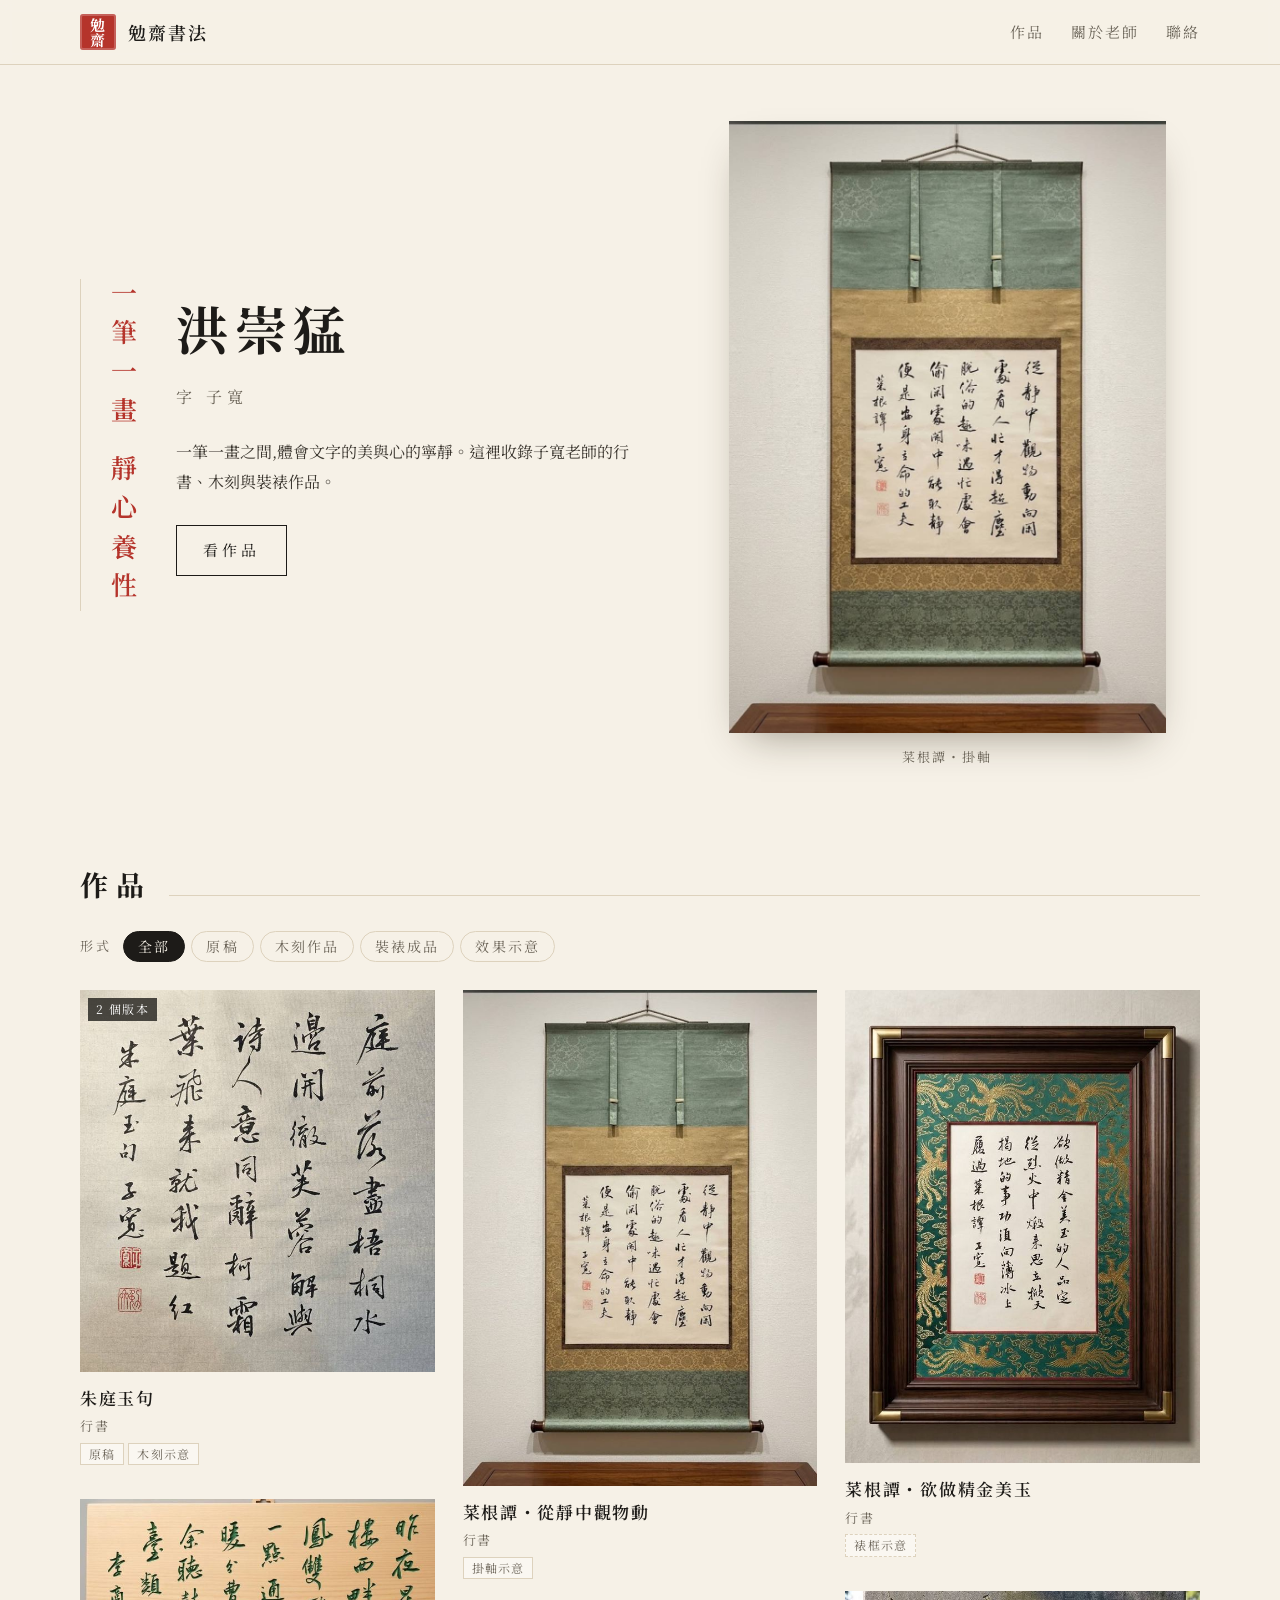
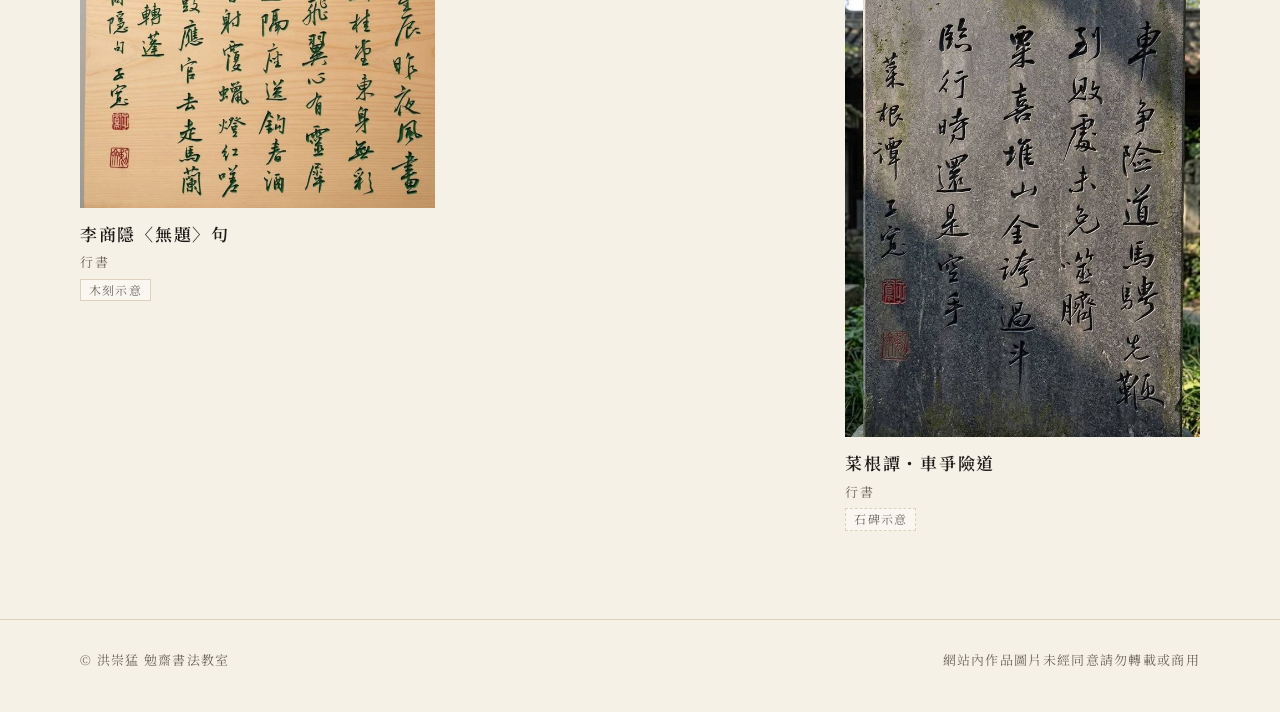
<file: index.html>
<!doctype html>
<html lang="zh-Hant">
<head>
  <meta charset="utf-8">
  <meta name="viewport" content="width=device-width, initial-scale=1">
  <title>勉齋書法・洪崇猛(子寬)書法作品</title>
  <meta name="description" content="洪崇猛,字子寬,高雄勉齋書法教室負責人。收錄行書、木刻與裝裱作品。">
  <link rel="preconnect" href="https://fonts.googleapis.com">
  <link rel="preconnect" href="https://fonts.gstatic.com" crossorigin>
  <link href="https://fonts.googleapis.com/css2?family=Noto+Serif+TC:wght@400;600;700&display=swap" rel="stylesheet">
  <link rel="stylesheet" href="css/style.css">
</head>
<body>
  <header class="site-header">
    <div class="wrap">
      <a class="brand" href="index.html" aria-label="勉齋書法 首頁">
        <span class="seal" aria-hidden="true">勉齋</span>
        <span class="name">勉齋書法</span>
      </a>
      <nav>
        <a href="index.html#works">作品</a>
        <a href="about.html">關於老師</a>
        <a href="about.html#contact">聯絡</a>
      </nav>
    </div>
  </header>

  <main>
    <section class="hero">
      <div class="wrap">
        <div class="hero-text">
          <div class="vertical" aria-hidden="true">一筆一畫 靜心養性</div>
          <div>
            <h1>洪崇猛</h1>
            <p class="courtesy">字 子寬</p>
            <p class="lead">一筆一畫之間,體會文字的美與心的寧靜。這裡收錄子寬老師的行書、木刻與裝裱作品。</p>
            <a class="btn" href="#works">看作品</a>
          </div>
        </div>
        <div class="hero-art">
          <figure>
            <img src="images/full/caigentan-scroll.jpg" alt="洪崇猛書菜根譚掛軸">
            <figcaption>菜根譚・掛軸</figcaption>
          </figure>
        </div>
      </div>
    </section>

    <section class="section" id="works">
      <div class="wrap">
        <div class="section-head">
          <h2>作品</h2>
          <div class="rule"></div>
        </div>
        <div class="filters" id="filters"></div>
        <div class="grid" id="grid"></div>
      </div>
    </section>
  </main>

  <footer>
    <div class="wrap">
      <span>© 洪崇猛 勉齋書法教室</span>
      <span>網站內作品圖片未經同意請勿轉載或商用</span>
    </div>
  </footer>

  <noscript><p style="text-align:center;padding:24px">請開啟瀏覽器的 JavaScript 以瀏覽作品。</p></noscript>
  <script src="js/works.js"></script>
  <script src="js/app.js"></script>
</body>
</html>
</file>
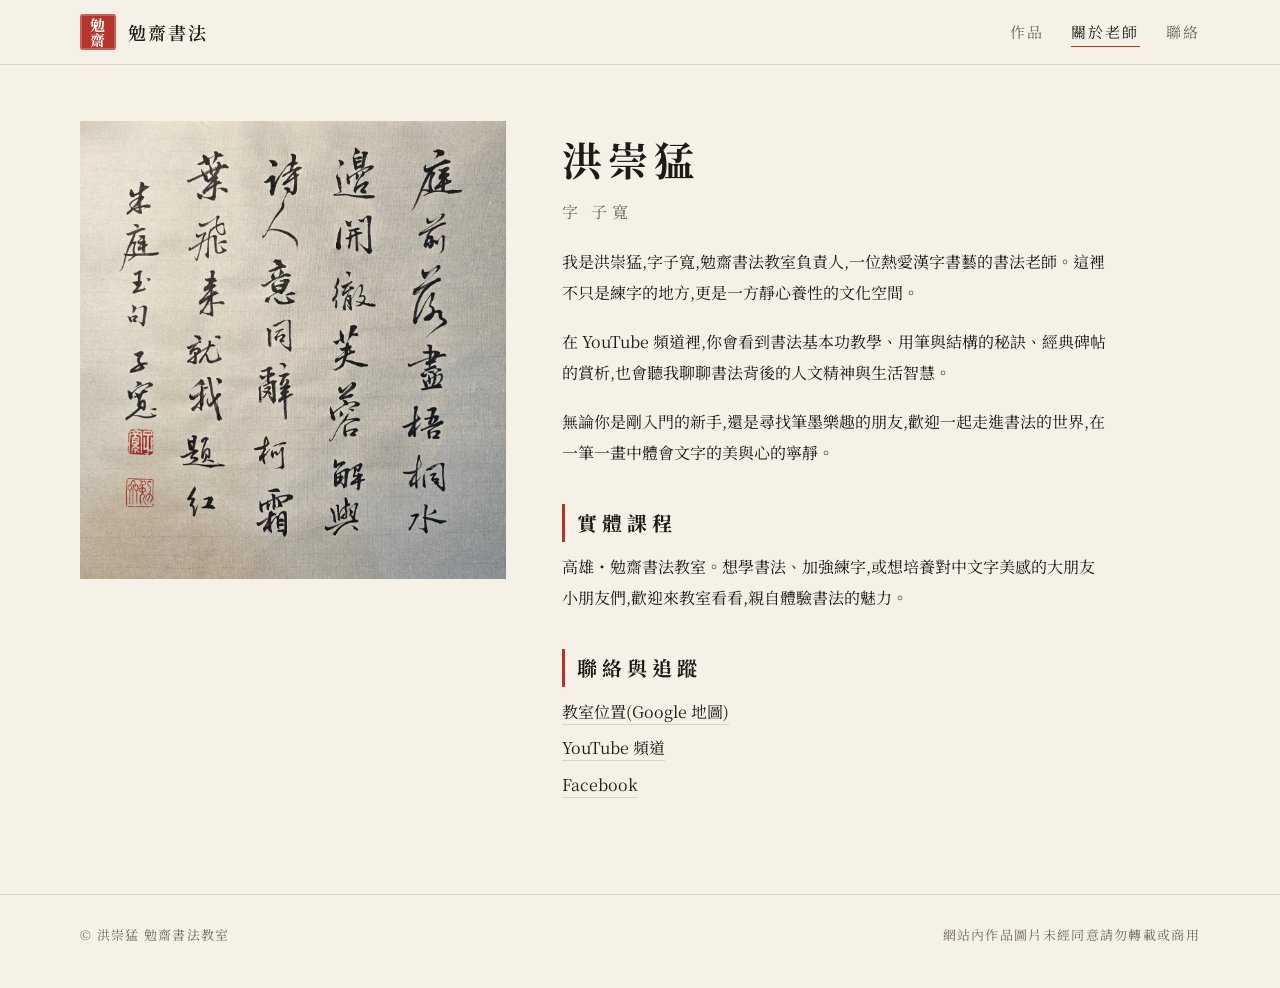
<file: about.html>
<!doctype html>
<html lang="zh-Hant">
<head>
  <meta charset="utf-8">
  <meta name="viewport" content="width=device-width, initial-scale=1">
  <title>關於老師・勉齋書法</title>
  <meta name="description" content="洪崇猛,字子寬,勉齋書法教室負責人。高雄實體課程資訊與聯絡方式。">
  <link rel="preconnect" href="https://fonts.googleapis.com">
  <link rel="preconnect" href="https://fonts.gstatic.com" crossorigin>
  <link href="https://fonts.googleapis.com/css2?family=Noto+Serif+TC:wght@400;600;700&display=swap" rel="stylesheet">
  <link rel="stylesheet" href="css/style.css">
</head>
<body>
  <header class="site-header">
    <div class="wrap">
      <a class="brand" href="index.html" aria-label="勉齋書法 首頁">
        <span class="seal" aria-hidden="true">勉齋</span>
        <span class="name">勉齋書法</span>
      </a>
      <nav>
        <a href="index.html#works">作品</a>
        <a href="about.html" aria-current="page">關於老師</a>
        <a href="about.html#contact">聯絡</a>
      </nav>
    </div>
  </header>

  <main class="about">
    <div class="wrap about-grid">
      <div class="portrait">
        <img src="images/full/zhu-tingyu-original.jpg" alt="洪崇猛書法作品">
      </div>
      <div>
        <h1>洪崇猛</h1>
        <p class="courtesy">字 子寬</p>
        <p>我是洪崇猛,字子寬,勉齋書法教室負責人,一位熱愛漢字書藝的書法老師。這裡不只是練字的地方,更是一方靜心養性的文化空間。</p>
        <p>在 YouTube 頻道裡,你會看到書法基本功教學、用筆與結構的秘訣、經典碑帖的賞析,也會聽我聊聊書法背後的人文精神與生活智慧。</p>
        <p>無論你是剛入門的新手,還是尋找筆墨樂趣的朋友,歡迎一起走進書法的世界,在一筆一畫中體會文字的美與心的寧靜。</p>

        <h2>實體課程</h2>
        <p>高雄・勉齋書法教室。想學書法、加強練字,或想培養對中文字美感的大朋友小朋友們,歡迎來教室看看,親自體驗書法的魅力。</p>

        <h2 id="contact">聯絡與追蹤</h2>
        <ul class="links">
          <li><a id="link-map" href="https://maps.app.goo.gl/7oSth86F2hMCGLrWA?g_st=il" target="_blank" rel="noopener">教室位置(Google 地圖)</a></li>
          <li><a id="link-youtube" href="https://www.youtube.com/@zikuan.caligraphy" target="_blank" rel="noopener">YouTube 頻道</a></li>
          <li><a id="link-facebook" href="https://www.facebook.com/share/16uj8rfAd9/" target="_blank" rel="noopener">Facebook</a></li>
        </ul>
      </div>
    </div>
  </main>

  <footer>
    <div class="wrap">
      <span>© 洪崇猛 勉齋書法教室</span>
      <span>網站內作品圖片未經同意請勿轉載或商用</span>
    </div>
  </footer>
</body>
</html>
</file>
<file: css/style.css>
:root {
  --paper: #f6f1e7;
  --paper-2: #efe8d9;
  --ink: #1d1b18;
  --muted: #6d665a;
  --line: #ddd2bd;
  --seal: #b5342b;
  --serif: "Noto Serif TC", "Songti TC", "PMingLiU", "Source Han Serif TC", serif;
}

* { box-sizing: border-box; }
html { scroll-behavior: smooth; }
body {
  margin: 0;
  background: var(--paper);
  color: var(--ink);
  font-family: var(--serif);
  line-height: 1.9;
  -webkit-font-smoothing: antialiased;
}
img { max-width: 100%; display: block; }
a { color: inherit; }

.wrap { width: min(1120px, 100% - 40px); margin-inline: auto; }

/* Header */
.site-header {
  position: sticky; top: 0; z-index: 20;
  background: color-mix(in srgb, var(--paper) 92%, transparent);
  backdrop-filter: blur(6px);
  border-bottom: 1px solid var(--line);
}
.site-header .wrap {
  display: flex; align-items: center; justify-content: space-between;
  min-height: 64px; gap: 16px;
}
.brand { display: flex; align-items: center; gap: 12px; text-decoration: none; }
.seal {
  width: 36px; height: 36px; background: var(--seal); color: #fff;
  display: grid; place-items: center; font-weight: 700; font-size: 15px;
  line-height: 1; border-radius: 3px; letter-spacing: 0;
  writing-mode: vertical-rl; text-orientation: upright;
  box-shadow: inset 0 0 0 2px rgba(255,255,255,.22);
}
.brand span.name { font-size: 18px; letter-spacing: .12em; font-weight: 600; }
nav a {
  text-decoration: none; margin-left: 22px; font-size: 15px;
  letter-spacing: .15em; color: var(--muted);
  padding: 4px 0; border-bottom: 1px solid transparent;
}
nav a:hover, nav a[aria-current="page"] { color: var(--ink); border-color: var(--seal); }

/* Hero */
.hero { padding: 56px 0 40px; }
.hero .wrap {
  display: grid; grid-template-columns: 1.05fr .95fr; gap: 56px; align-items: center;
}
.hero .wrap > * { min-width: 0; }
.hero-text { display: flex; gap: 28px; align-items: flex-start; }
.hero-text > div:last-child { min-width: 0; }
.vertical {
  writing-mode: vertical-rl; letter-spacing: .5em; font-size: 26px;
  color: var(--seal); border-left: 1px solid var(--line); padding-left: 18px;
  min-height: 210px; font-weight: 600;
}
.hero h1 { font-size: clamp(34px, 5vw, 52px); letter-spacing: .12em; margin: 0 0 4px; font-weight: 700; }
.hero .courtesy { color: var(--muted); letter-spacing: .3em; margin: 0 0 24px; }
.hero p.lead { margin: 0 0 28px; max-width: 30em; color: #3b362f; }
.btn {
  display: inline-block; padding: 10px 26px; text-decoration: none;
  border: 1px solid var(--ink); letter-spacing: .25em; font-size: 15px;
  transition: background .2s, color .2s;
}
.btn:hover { background: var(--ink); color: var(--paper); }
.hero-art { justify-self: center; }
.hero-art figure { margin: 0; }
.hero-art { max-width: 100%; }
.hero-art img {
  max-height: 68vh; max-width: 100%; width: auto; height: auto; margin-inline: auto;
  box-shadow: 0 18px 40px -18px rgba(40,30,10,.45);
}
.hero-art figcaption { text-align: center; font-size: 13px; color: var(--muted); margin-top: 12px; letter-spacing: .15em; }

/* Section heads */
.section { padding: 48px 0 24px; }
.section-head { display: flex; align-items: baseline; gap: 16px; margin-bottom: 20px; }
.section-head h2 { margin: 0; font-size: 28px; letter-spacing: .3em; }
.section-head .rule { flex: 1; height: 1px; background: var(--line); }

/* Filters */
.filters { display: flex; flex-wrap: wrap; gap: 8px 28px; margin-bottom: 28px; }
.filter-row { display: flex; flex-wrap: wrap; align-items: center; gap: 6px; }
.filter-row .label { color: var(--muted); font-size: 13px; letter-spacing: .2em; margin-right: 6px; }
.chip {
  font: inherit; font-size: 14px; padding: 2px 14px; letter-spacing: .15em;
  background: none; border: 1px solid var(--line); color: var(--muted);
  border-radius: 999px; cursor: pointer; line-height: 1.8;
}
.chip:hover { color: var(--ink); border-color: var(--ink); }
.chip[aria-pressed="true"] { background: var(--ink); color: var(--paper); border-color: var(--ink); }

/* Gallery (masonry) */
.grid { column-width: 270px; column-gap: 28px; }
.card {
  break-inside: avoid; margin: 0 0 34px; cursor: pointer;
  background: none; border: 0; padding: 0; text-align: left; width: 100%;
  font: inherit; color: inherit; display: block;
}
.card .frame { position: relative; background: var(--paper-2); overflow: hidden; }
.card img { width: 100%; height: auto; transition: transform .5s ease; }
.card:hover img, .card:focus-visible img { transform: scale(1.03); }
.card:focus-visible { outline: 2px solid var(--seal); outline-offset: 4px; }
.card .meta { padding-top: 10px; }
.card h3 { margin: 0; font-size: 17px; letter-spacing: .1em; font-weight: 600; }
.card .sub { color: var(--muted); font-size: 13px; letter-spacing: .12em; }
.tags { margin-top: 4px; display: flex; flex-wrap: wrap; gap: 4px; }
.tag {
  font-size: 12px; padding: 0 8px; border: 1px solid var(--line); color: var(--muted);
  letter-spacing: .1em; line-height: 1.7; background: rgba(255,255,255,.4);
}
.tag.mockup { border-style: dashed; }
.badge {
  position: absolute; left: 8px; top: 8px; background: rgba(29,27,24,.78); color: #fff;
  font-size: 12px; padding: 0 8px; letter-spacing: .12em;
}
.empty { color: var(--muted); padding: 30px 0; text-align: center; }

/* Lightbox */
.lb {
  position: fixed; inset: 0; z-index: 50; display: none;
  background: rgba(20,17,13,.97); color: #f3ecdd;
}
.lb.open { display: grid; grid-template-columns: 1fr 340px; }
.lb-stage { position: relative; display: grid; place-items: center; padding: 28px; min-height: 0; }
.lb-stage img { max-height: calc(100vh - 56px); max-width: 100%; width: auto; object-fit: contain; }
.lb-panel {
  background: var(--paper); color: var(--ink); padding: 36px 28px; overflow-y: auto;
}
.lb-panel h3 { margin: 0 0 4px; font-size: 22px; letter-spacing: .1em; }
.lb-panel .sub { color: var(--muted); letter-spacing: .15em; font-size: 14px; margin-bottom: 20px; }
.versions { display: flex; flex-wrap: wrap; gap: 8px; margin-bottom: 14px; }
.vbtn {
  font: inherit; font-size: 14px; letter-spacing: .15em; padding: 3px 14px;
  background: none; border: 1px solid var(--ink); cursor: pointer; color: var(--ink);
}
.vbtn[aria-pressed="true"] { background: var(--seal); border-color: var(--seal); color: #fff; }
.vnote { font-size: 13px; color: var(--seal); margin: 0 0 18px; }
.lb-panel .text { font-size: 15px; line-height: 2; border-top: 1px solid var(--line); padding-top: 14px; }
.lb-close, .lb-nav {
  position: absolute; background: rgba(0,0,0,.35); border: 0; color: #fff; cursor: pointer;
  width: 44px; height: 44px; border-radius: 50%; font-size: 22px; line-height: 1;
}
.lb-close { top: 16px; right: 16px; }
.lb-nav.prev { left: 14px; top: 50%; transform: translateY(-50%); }
.lb-nav.next { right: 14px; top: 50%; transform: translateY(-50%); }
.lb-close:hover, .lb-nav:hover { background: var(--seal); }
.lb-count { position: absolute; bottom: 14px; left: 0; right: 0; text-align: center; font-size: 13px; letter-spacing: .2em; opacity: .7; }

/* About */
.about { padding: 56px 0 24px; }
.about-grid { display: grid; grid-template-columns: .8fr 1.2fr; gap: 56px; align-items: start; }
.about h1 { font-size: 40px; letter-spacing: .15em; margin: 0; }
.about .courtesy { color: var(--muted); letter-spacing: .3em; margin: 0 0 20px; }
.about .portrait { background: var(--paper-2); }
.about p { margin: 0 0 1.2em; max-width: 34em; }
.about h2 { font-size: 20px; letter-spacing: .25em; margin: 36px 0 10px; border-left: 3px solid var(--seal); padding-left: 12px; }
.links { list-style: none; padding: 0; margin: 0; }
.links li { margin: 6px 0; }
.links a { text-decoration: none; border-bottom: 1px solid var(--line); padding-bottom: 1px; }
.links a:hover { border-color: var(--seal); color: var(--seal); }

/* Footer */
footer { margin-top: 64px; border-top: 1px solid var(--line); padding: 28px 0 40px; color: var(--muted); font-size: 13px; letter-spacing: .1em; }
footer .wrap { display: flex; flex-wrap: wrap; justify-content: space-between; gap: 10px; }

/* Mobile */
@media (max-width: 860px) {
  .hero .wrap, .about-grid { grid-template-columns: 1fr; gap: 32px; }
  .hero { padding-top: 32px; }
  .vertical { min-height: 0; font-size: 20px; }
  .hero-art img { max-height: 60vh; }
  .grid { column-gap: 16px; }
  .lb.open { grid-template-columns: 1fr; grid-template-rows: 1fr auto; }
  .lb-stage { padding: 12px; }
  .lb-stage img { max-height: 58vh; }
  .lb-panel { max-height: 40vh; padding: 20px 18px; }
  nav a { margin-left: 14px; font-size: 14px; letter-spacing: .1em; }
  .brand span.name { font-size: 16px; }
}
@media (max-width: 480px) {
  .grid { column-count: 2; column-width: auto; }
  .card h3 { font-size: 15px; }
}
@media (prefers-reduced-motion: reduce) {
  html { scroll-behavior: auto; }
  .card img { transition: none; }
}
</file>
